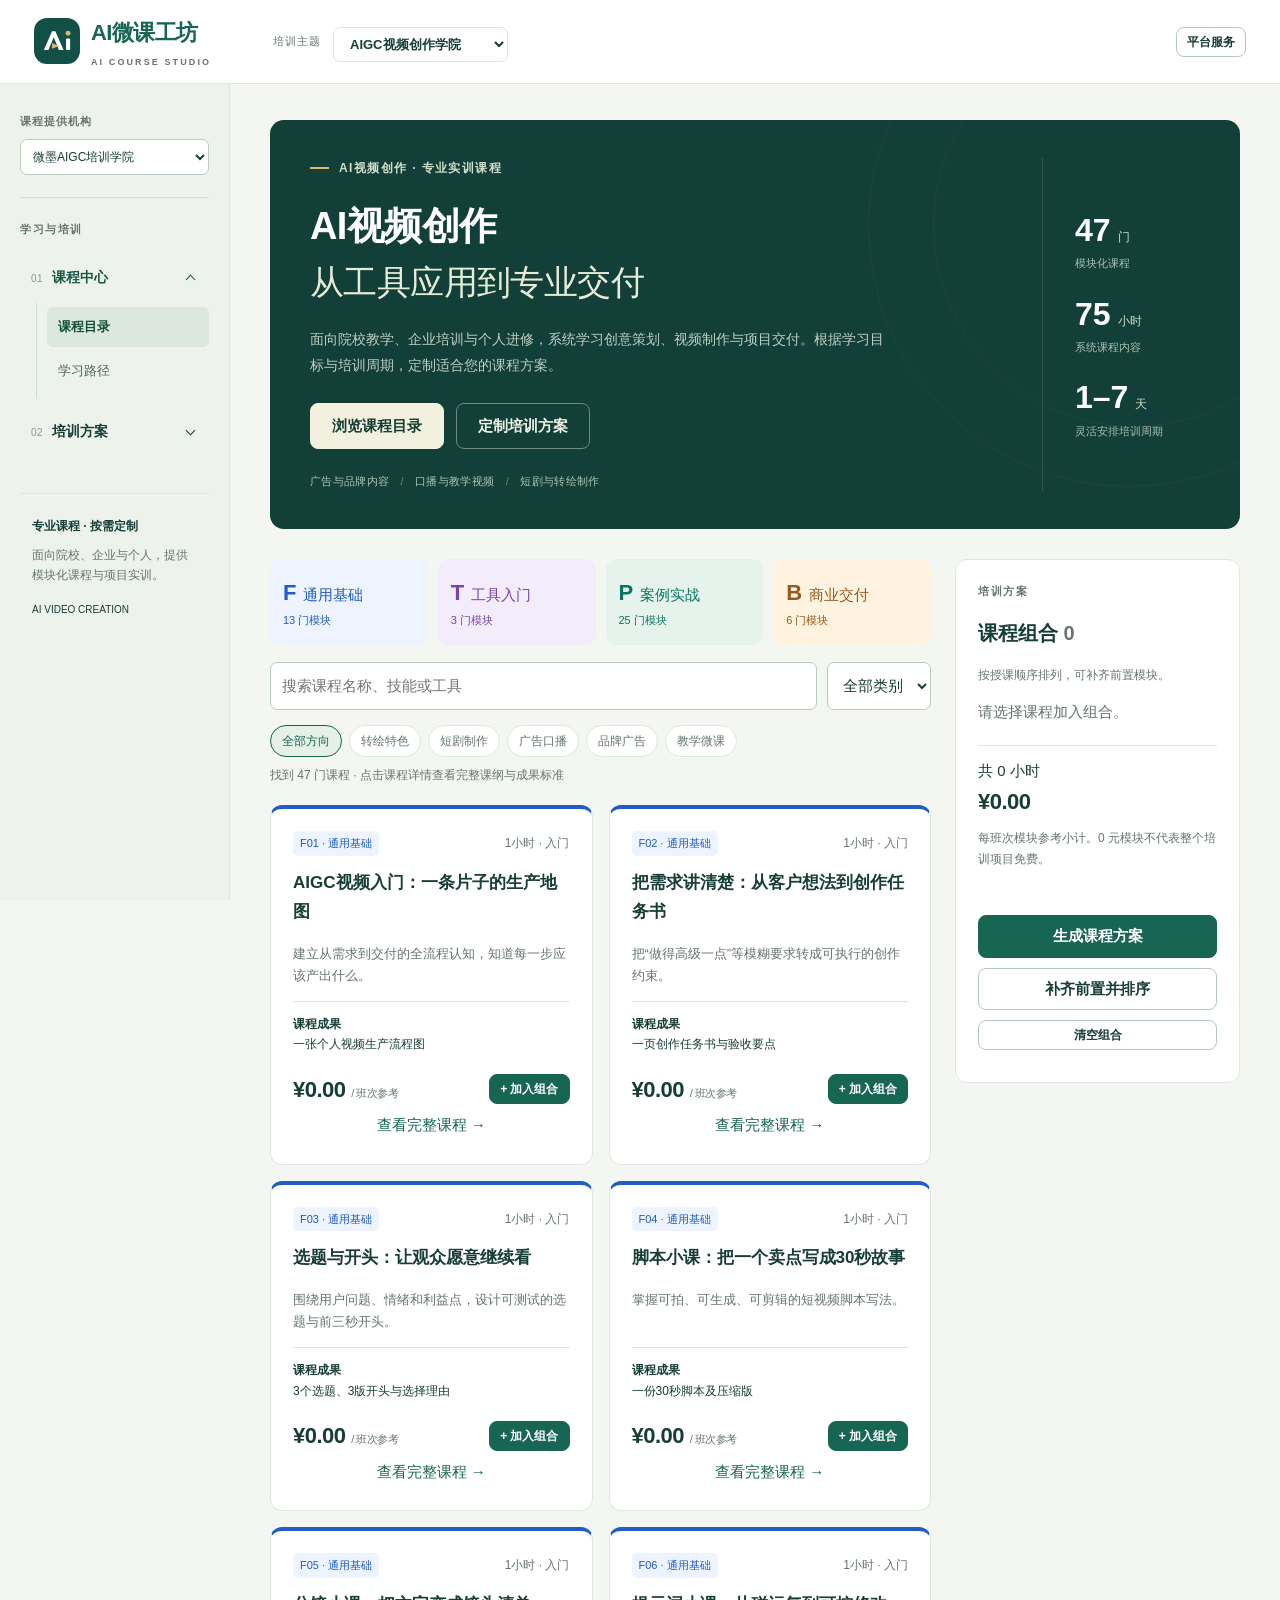
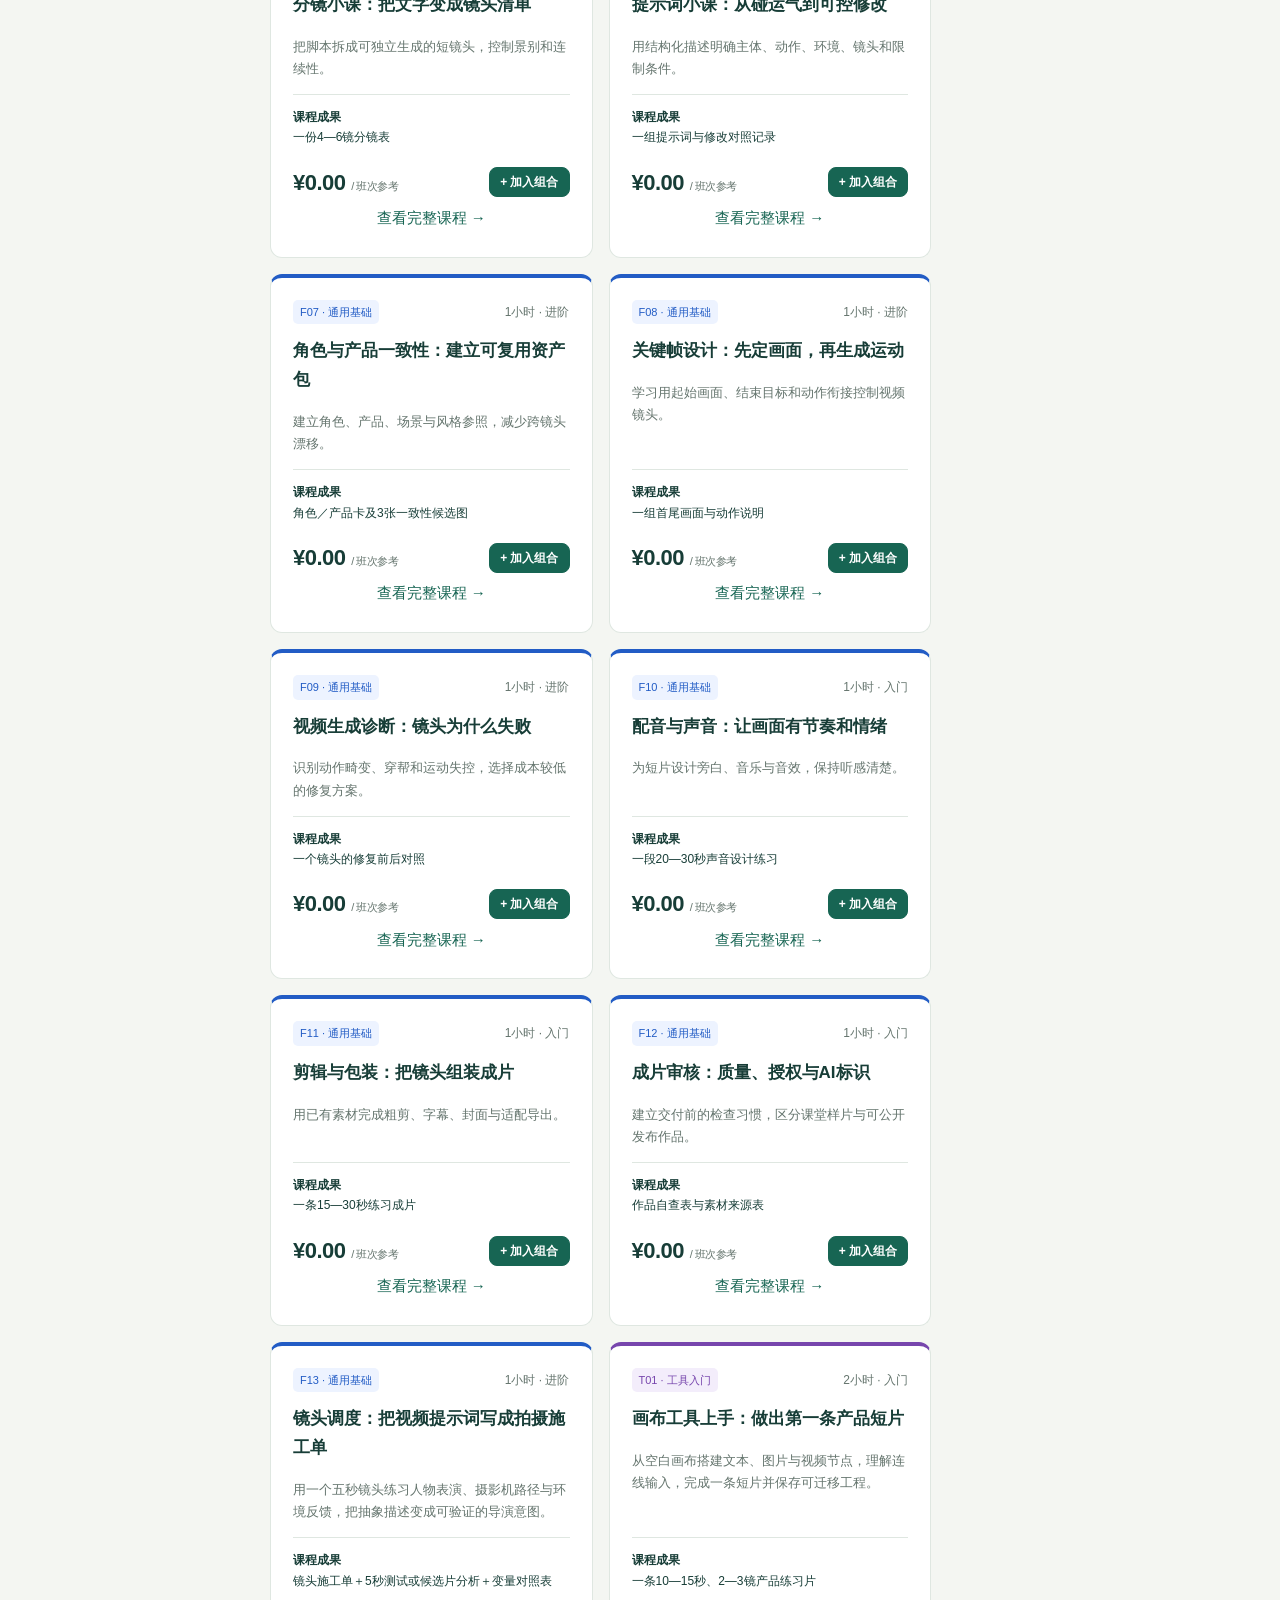
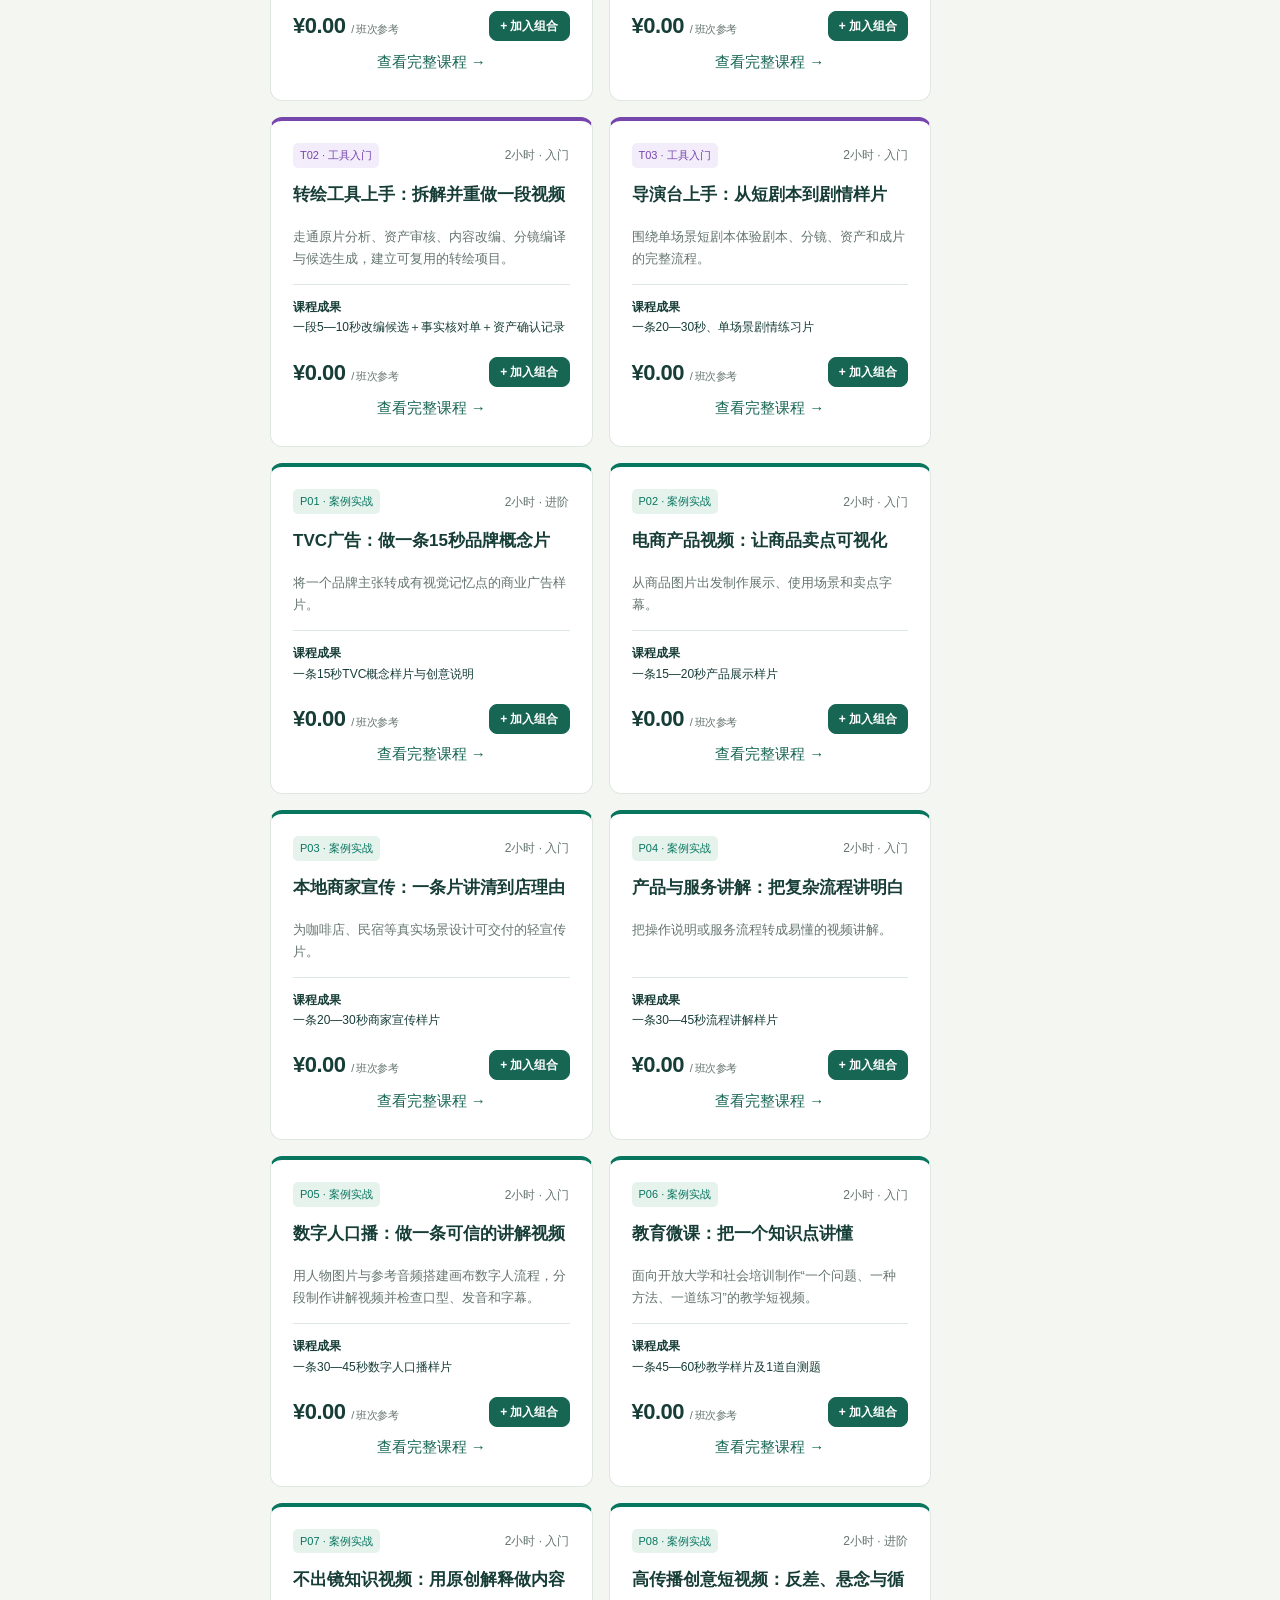
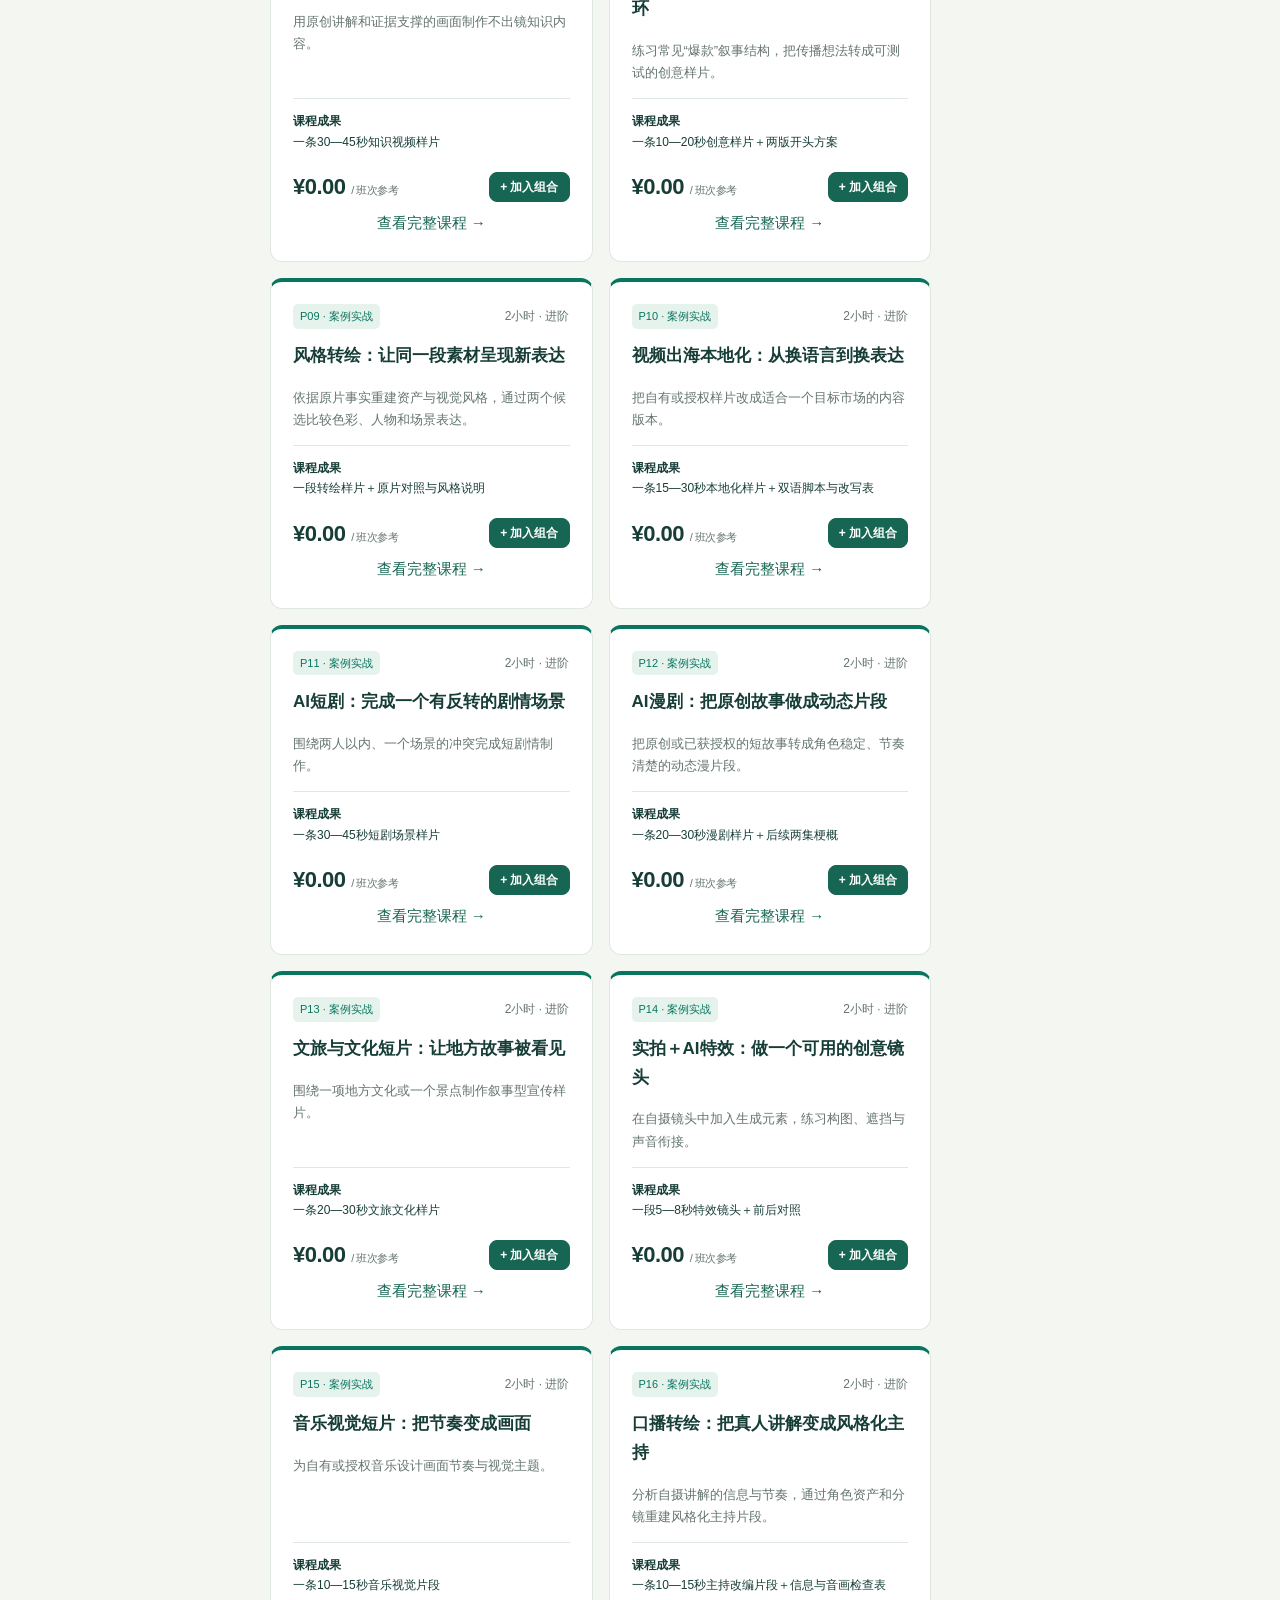
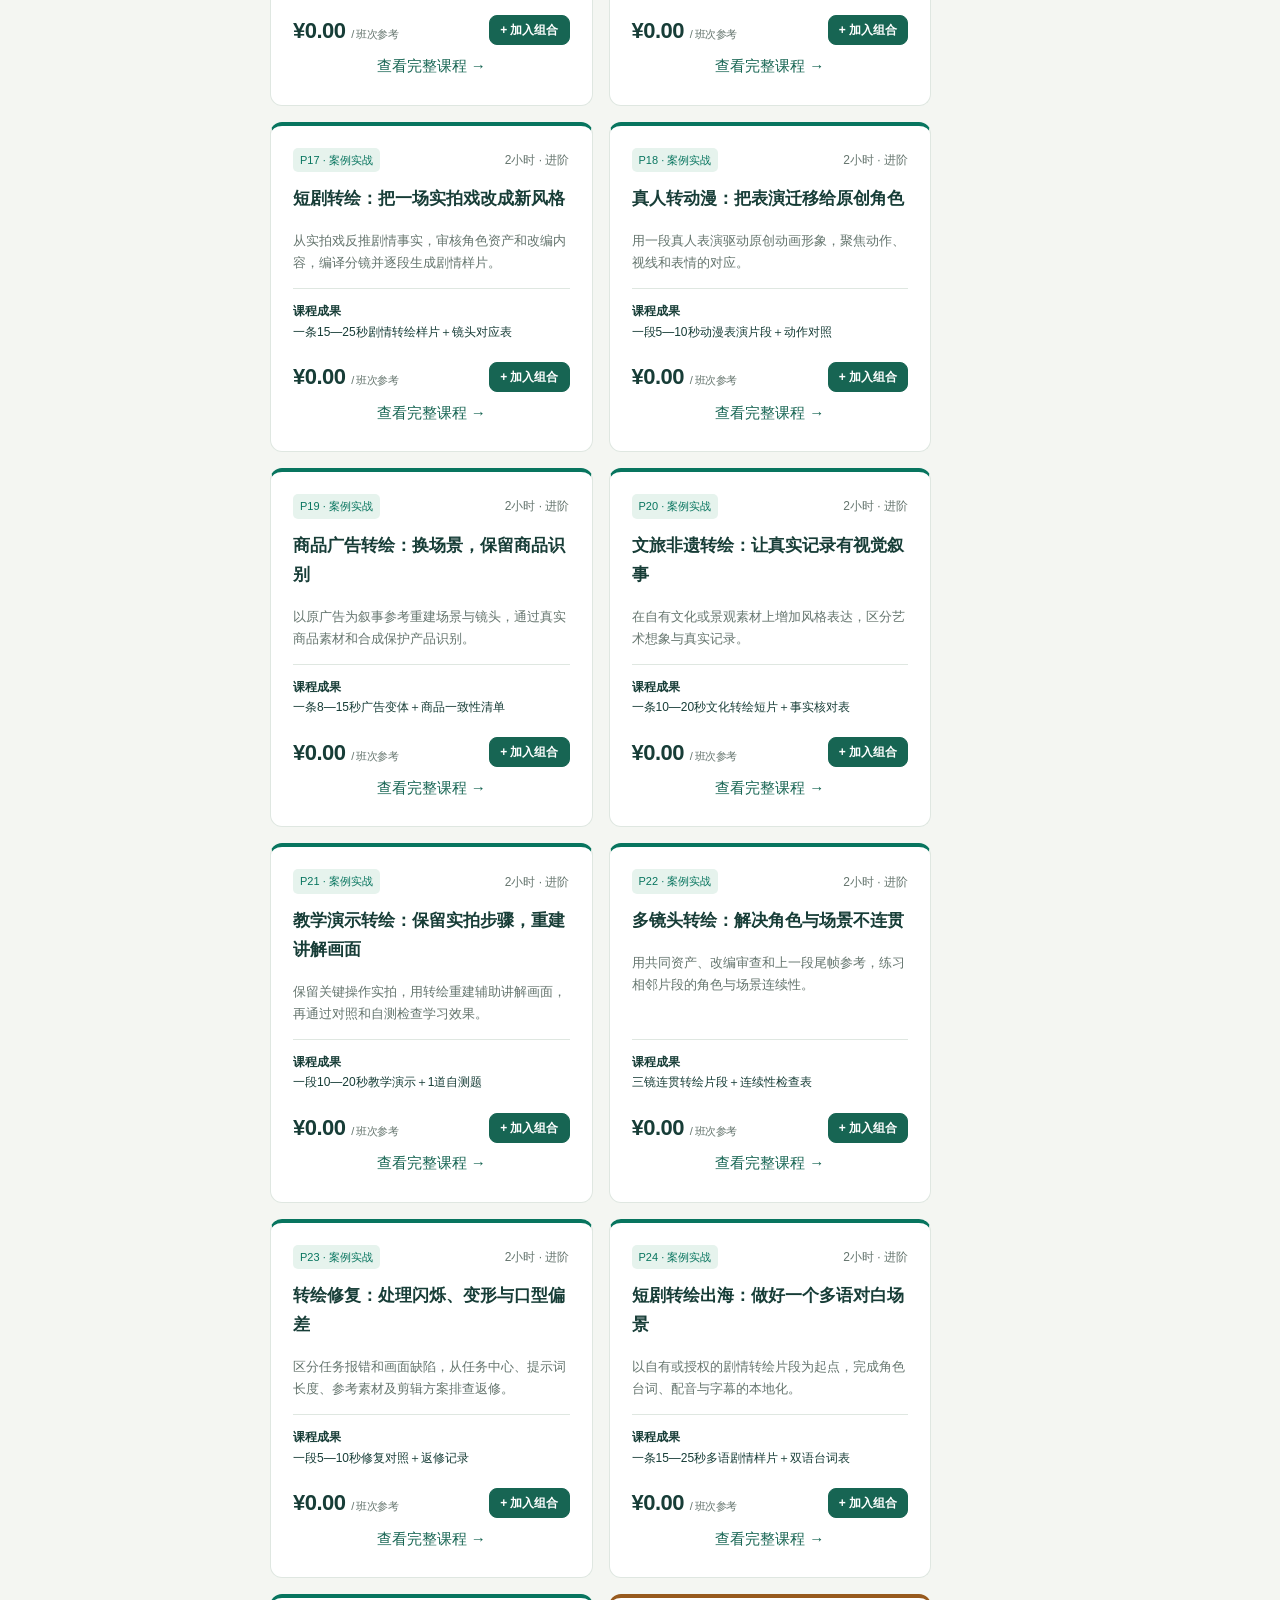
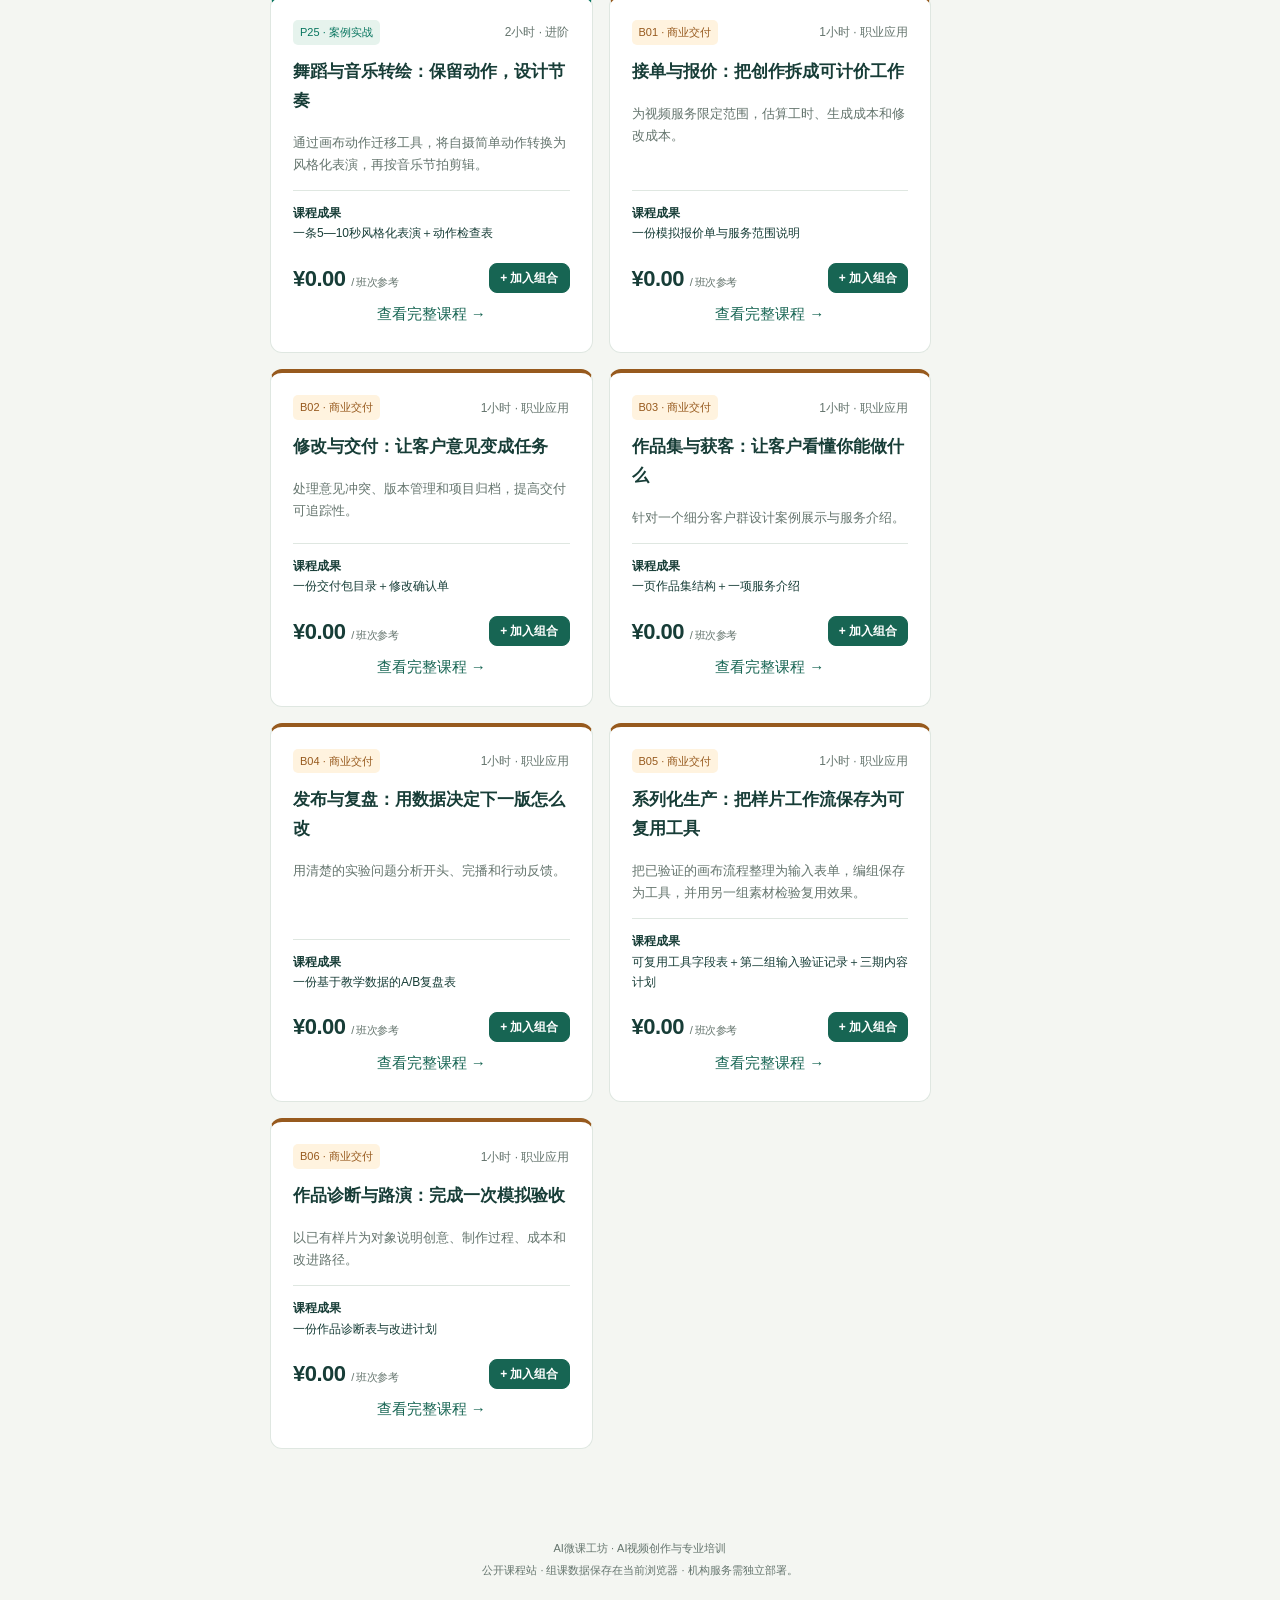
<file: index.html>
<!doctype html>
<html lang="zh-CN"><head><meta charset="utf-8"><meta name="viewport" content="width=device-width,initial-scale=1"><meta name="description" content="AI微课工坊，面向院校教学、企业培训与个人进修的AI视频创作课程。涵盖基础方法、工具应用、案例实训与项目交付，支持按需组合培训方案。"><title>AI微课工坊 · AI视频创作与专业培训</title><link rel="icon" type="image/svg+xml" href="public/logo.svg"><link rel="stylesheet" href="public/style.css"><script src="public/course-detail.js" defer></script><script src="public/organizations.js" defer></script><script src="public/assistant.js" defer></script><script src="public/studio.js" defer></script><script src="public/public-mode.js" defer></script><script src="public/app.js" defer></script></head>
<body><header class="topbar"><a class="brand" href="#catalog" aria-label="AI微课工坊首页"><img class="brand-logo" src="public/logo.svg" width="46" height="46" alt=""><span>AI微课工坊<small>AI COURSE STUDIO</small></span></a><label class="theme-select"><span>培训主题</span><select id="training-theme-select" aria-label="培训主题"></select></label><div class="userbar" id="userbar"></div></header>
<div class="layout"><aside class="sidebar noprint"><div class="institution-context"><label for="org-select" id="org-context-label">课程提供机构</label><select id="org-select" aria-labelledby="org-context-label"></select></div><div class="nav-label">学习与培训</div><nav id="navigation" aria-label="主导航"></nav><div class="sidebar-note"><b>专业课程 · 按需定制</b><p>面向院校、企业与个人，提供模块化课程与项目实训。</p><span>AI VIDEO CREATION</span></div></aside><main id="content" tabindex="-1"></main></div>
<div id="toast" role="status" aria-live="polite"></div><dialog id="dialog" aria-labelledby="dialog-title"><div id="dialog-content"></div></dialog><footer class="noprint">AI微课工坊 · AI视频创作与专业培训<span>公开课程站 · 组课数据保存在当前浏览器 · 机构服务需独立部署。</span></footer></body></html>
</file>
<file: public/style.css>
:root{--ink:#173d37;--muted:#65756e;--bg:#f4f6f2;--line:#dfe7e1;--green:#176553;--F:#225cc5;--T:#7746ad;--P:#08755f;--B:#975a1e}*{box-sizing:border-box}body{margin:0;font:15px/1.7 "Segoe UI","Microsoft YaHei",sans-serif;background:var(--bg);color:var(--ink)}button,input,select,textarea{font:inherit}button,a,input,select,textarea{outline-offset:4px}button{cursor:pointer}button:disabled{opacity:.5;cursor:not-allowed}a{color:var(--green);text-underline-offset:3px}.topbar{height:84px;background:#fff;border-bottom:1px solid var(--line);display:flex;align-items:center;gap:26px;padding:0 34px;position:sticky;top:0;z-index:5}.brand{display:flex;align-items:center;gap:12px;text-decoration:none;min-width:195px;font-size:21px;font-weight:750}.brandmark{display:grid;place-items:center;background:var(--green);color:white;width:44px;height:44px;border-radius:13px}.brand small{display:block;font-size:9px;letter-spacing:2.4px;line-height:1.3;color:var(--muted)}.theme-select{max-width:280px}.userbar{margin-left:auto;display:flex;gap:12px;align-items:center;font-size:13px}.layout{display:grid;grid-template-columns:230px minmax(0,1fr);max-width:1800px;margin:auto;min-height:calc(100vh - 140px)}.sidebar{border-right:1px solid var(--line);padding:32px 20px;background:#eef2ec}.nav-label,.eyebrow{font-size:11px;color:var(--muted);letter-spacing:1.5px;font-weight:700;margin-bottom:15px}.sidebar nav{display:grid;gap:5px}.sidebar nav a{text-decoration:none;color:#4b655d;padding:11px 16px;border-radius:9px}.sidebar nav a.active{background:#dfe9de;color:#12533f;font-weight:750}.nav-divider{border-top:1px solid #d5ded6;margin:20px 0 9px;padding-top:18px;font-size:11px;letter-spacing:1px;color:var(--muted)}.sidebar-note{margin-top:65px;padding:18px 12px;border-top:1px solid var(--line);font-size:12px}.sidebar-note p{color:var(--muted)}.sidebar-note span{font-size:10px}main{padding:36px 40px 70px;min-width:0}h1{font-size:30px;line-height:1.4;margin:0 0 9px;letter-spacing:-.7px}h2{font-size:22px;margin:0 0 15px}h3{font-size:17px;margin:5px 0 12px}h4{margin:16px 0 6px}p{margin:8px 0 14px}.muted,.hint{color:var(--muted)}.hint{font-size:12px}.pagehead{display:flex;justify-content:space-between;align-items:center;gap:20px;margin-bottom:25px}.pagehead p{margin:0}.hero{background:#184d42;color:#fff;padding:28px 32px;border-radius:17px;display:flex;justify-content:space-between;gap:25px;margin-bottom:26px}.hero .eyebrow{color:#b8d3b5}.hero p{color:#d6e6d6;max-width:640px}.hero-stat{display:flex;align-items:center;gap:28px;flex-shrink:0}.hero-stat b{display:block;font-size:36px}.hero-stat span{color:#bed6c7;font-size:12px}.btn{border:1px solid #b6c8bc;background:white;color:var(--ink);padding:9px 15px;border-radius:8px;font-weight:600;display:inline-flex;align-items:center;justify-content:center;gap:8px;text-decoration:none;line-height:1.5}.btn:hover{background:#edf5ed}.btn.primary{color:white;background:var(--green);border-color:var(--green)}.btn.primary:hover{background:#104d3e}.btn.danger{color:#a33232;border-color:#e4bebe}.btn.small{padding:5px 10px;font-size:12px}.textbtn{border:0;background:none;color:var(--green);padding:4px;cursor:pointer}.actions{display:flex;gap:9px;align-items:center;flex-wrap:wrap}.panel,.card{background:#fff;border:1px solid var(--line);border-radius:12px;padding:23px}.panel{margin-bottom:20px}.catalog-layout{display:grid;grid-template-columns:minmax(0,1fr) 285px;gap:24px}.catalog-main{min-width:0}.categories{display:grid;grid-template-columns:repeat(4,1fr);gap:10px;margin-bottom:17px}.category{border:1px solid transparent;border-radius:10px;padding:14px 12px;text-align:left;line-height:1.7}.category b{font-size:22px;margin-right:7px}.category small{display:block;font-size:11px}.category[aria-pressed=true]{outline:2px solid currentColor;outline-offset:-2px}.type-F{color:var(--F);background:#edf3ff}.type-T{color:var(--T);background:#f3edfb}.type-P{color:var(--P);background:#e6f3ed}.type-B{color:var(--B);background:#fff3df}.filters{display:flex;gap:10px;flex-wrap:wrap;margin:15px 0}.filters input{flex:1;min-width:180px}.filters select{width:auto;max-width:190px}.tags{display:flex;gap:7px;flex-wrap:wrap}.chip{font-size:12px;padding:5px 11px;border-radius:30px;background:white;border:1px solid var(--line);color:var(--muted)}.chip[aria-pressed=true]{border-color:var(--green);background:#e5f0e7;color:var(--green)}.course-grid{display:grid;grid-template-columns:repeat(2,minmax(0,1fr));gap:16px;margin-top:20px}.course{background:#fff;color:var(--ink);border:1px solid var(--line);border-top:4px solid currentColor;border-radius:12px;padding:22px;display:flex;flex-direction:column;min-width:0}.course.type-F{border-top-color:var(--F)}.course.type-T{border-top-color:var(--T)}.course.type-P{border-top-color:var(--P)}.course.type-B{border-top-color:var(--B)}.course.selected{box-shadow:0 0 0 2px #74a98b}.course h3{font-size:17px;margin:13px 0 8px}.course p{font-size:13px}.badge{font-size:11px;border-radius:5px;padding:3px 7px;display:inline-block;white-space:normal}.course-meta{display:flex;align-items:center;justify-content:space-between;gap:8px;font-size:12px;color:var(--muted)}.outcome{padding-top:12px;border-top:1px solid var(--line);font-size:12px;margin-top:auto}.price{font-size:22px;font-weight:750;letter-spacing:-.5px}.price small{font-size:11px;color:var(--muted);font-weight:400}.course-bottom{display:flex;align-items:center;justify-content:space-between;gap:8px;margin-top:16px}.cart{position:sticky;top:108px;align-self:start;padding:22px}.cart h2{font-size:20px}.cartitem{border-bottom:1px solid var(--line);padding:13px 0;font-size:13px}.cartitem .actions{justify-content:space-between}.cart-total{margin:20px 0;padding:12px 0;border-top:1px solid var(--line)}.cart .btn.block{display:flex;width:100%;margin:10px 0}.notice{border:1px solid #e8d4a3;background:#fff9ed;padding:14px 17px;border-radius:8px;font-size:13px;margin:15px 0;color:#785827}.notice ul{padding-left:18px;margin:0}.success{background:#edf7ef;border-color:#bdd8c3;color:#236541}.empty{padding:45px 15px;text-align:center;color:var(--muted);background:white;border:1px dashed var(--line);border-radius:12px}.form-grid{display:grid;grid-template-columns:repeat(2,minmax(0,1fr));gap:18px}.form-grid.cols3{grid-template-columns:repeat(3,minmax(0,1fr))}label{display:block;font-size:13px;font-weight:600}label>input,label>select,label>textarea{margin-top:6px}.full{grid-column:1/-1}input,select,textarea{width:100%;border:1px solid #bccbc0;border-radius:7px;padding:10px 11px;background:#fff;color:var(--ink);min-width:0}textarea{resize:vertical;min-height:85px}input[type=checkbox]{width:auto;margin:0 8px 0 0}input[type=file]{font-size:12px}.check{font-weight:400;display:flex;align-items:center}.form-actions{padding-top:20px;margin-top:20px;border-top:1px solid var(--line)}fieldset{border:1px solid var(--line);border-radius:11px;margin:20px 0;padding:23px}legend{font-size:17px;font-weight:700;padding:0 10px}.unit-row{padding:15px;margin-bottom:12px;border:1px solid var(--line);border-radius:8px;background:#fafbf9;display:grid;grid-template-columns:95px 1fr 35px;gap:10px}.unit-row textarea{grid-column:1/-1}.unit-row .activity{grid-column:1/-1}.table-wrap{overflow-x:auto}table{border-collapse:collapse;width:100%;font-size:13px}th{text-align:left;background:#f1f5ef;color:var(--muted);font-weight:600;padding:11px 13px;white-space:nowrap}td{padding:14px 13px;border-bottom:1px solid var(--line);vertical-align:top}.row-title{font-weight:650}.row-title small{display:block;font-weight:400;font-size:11px;color:var(--muted)}.stats{display:grid;grid-template-columns:repeat(3,1fr);gap:18px;margin-bottom:25px}.stat{background:white;padding:25px;border:1px solid var(--line);border-radius:12px}.stat b{display:block;font-size:34px}.stat small{color:var(--muted)}.doc{max-width:1000px;margin:auto;background:#fff;padding:35px;border:1px solid var(--line);border-radius:12px}.doc h2{margin-top:30px}.doc .module-doc{margin:18px 0;padding:18px;border:1px solid var(--line);border-radius:8px}.doc ul{padding-left:20px}.doc .lesson-step{border-left:3px solid #cedfd0;padding-left:14px;margin:12px 0}.doc p{white-space:pre-line}.summary{display:flex;gap:9px;flex-wrap:wrap;font-size:12px;margin:15px 0}.summary span{background:#edf3ec;border-radius:5px;padding:5px 10px}.grid2{display:grid;grid-template-columns:repeat(2,minmax(0,1fr));gap:20px}.linkbox{padding:15px;background:#eef5ed;word-break:break-all}.history-item{padding:12px;border-bottom:1px solid var(--line);font-size:12px}.codebox{white-space:pre-wrap;overflow-wrap:anywhere;font:13px/1.8 "Microsoft YaHei",sans-serif;padding:22px;background:#f5f7f2;border-radius:8px;max-height:400px;overflow:auto}dialog{width:min(850px,94vw);max-height:90vh;border:1px solid var(--line);border-radius:15px;padding:30px;color:var(--ink)}dialog::backdrop{background:#122d2866;backdrop-filter:blur(3px)}.dialoghead{display:flex;justify-content:space-between;gap:20px;align-items:center;margin-bottom:18px}.dialoghead h2{margin:0}.error{color:#a13535;white-space:pre-wrap;font-size:13px;padding:10px 0}#toast{position:fixed;bottom:25px;left:50%;transform:translateX(-50%);background:#173d37;color:white;border-radius:9px;padding:12px 22px;box-shadow:0 4px 20px #153b3422;z-index:50;max-width:90%;display:none}footer{text-align:center;font-size:11px;color:var(--muted);padding:20px}.sr-only{position:absolute;clip:rect(0,0,0,0);width:1px;height:1px;overflow:hidden}.loading{padding:80px;text-align:center;color:var(--muted)}.loading:before{content:'●';display:block;color:var(--green);font-size:25px;animation:pulse 1s infinite}@keyframes pulse{50%{opacity:.2}}@media(max-width:1200px){main{padding:25px}.layout{grid-template-columns:190px minmax(0,1fr)}.catalog-layout{grid-template-columns:minmax(0,1fr) 250px}.course-grid{grid-template-columns:1fr}.hero-stat{gap:18px}.hero-stat b{font-size:28px}}@media(max-width:850px){.topbar{padding:12px 18px;height:auto;flex-wrap:wrap;gap:12px}.brand{min-width:150px}.theme-select{max-width:230px}.userbar{font-size:12px}.layout{display:block}.sidebar{padding:12px 18px;border-right:0;border-bottom:1px solid var(--line)}.sidebar nav{display:flex;overflow-x:auto;gap:6px;white-space:nowrap}.sidebar nav a{padding:8px 12px}.nav-label,.nav-divider,.sidebar-note{display:none}.catalog-layout{grid-template-columns:1fr}.cart{position:static}.course-grid{grid-template-columns:repeat(2,minmax(0,1fr))}.hero{padding:23px}.hero-stat{display:none}.form-grid.cols3{grid-template-columns:repeat(2,minmax(0,1fr))}.grid2{grid-template-columns:1fr}}@media(max-width:560px){main{padding:22px 15px 45px}.topbar{gap:10px}.brand{font-size:18px}.brandmark{width:36px;height:36px}.theme-select{width:calc(100% - 165px)}.userbar{width:100%;justify-content:flex-end}.course-grid{grid-template-columns:1fr}.categories{grid-template-columns:repeat(2,1fr)}h1{font-size:25px}.pagehead{align-items:flex-start;flex-direction:column}.form-grid,.form-grid.cols3{grid-template-columns:1fr}.panel,.card,fieldset,.doc{padding:18px}.stats{gap:8px}.stat{padding:15px 10px}.stat b{font-size:26px}.filters select{max-width:100%}.filters input{min-width:100%}dialog{padding:20px}.course-bottom{flex-wrap:wrap}.hero{padding:22px}.btn{font-size:13px}.doc h2{font-size:19px}}@media print{body{background:white;font-size:11pt}.topbar,.sidebar,.noprint,footer,#toast,dialog{display:none!important}.layout{display:block}main{padding:0}.doc{border:0;padding:0;max-width:none}.module-doc{break-inside:avoid}.btn{display:none}h2,h3{break-after:avoid}}

button,a{transition:background-color .18s,border-color .18s}summary{cursor:pointer}:focus-visible{outline:3px solid #468e75;outline-offset:3px}.path-flow{display:grid;grid-template-columns:repeat(4,minmax(0,1fr));gap:14px;margin-bottom:25px}.path-flow>div{padding:22px;border-radius:12px}.path-flow b{display:block;font-size:20px}.path-flow p{font-size:13px}.path-nodes{display:flex;flex-wrap:wrap;gap:6px}.quote-doc{padding:24px 0;border-bottom:1px solid var(--line)}@media(max-width:850px){.path-flow{grid-template-columns:repeat(2,minmax(0,1fr))}}@media(max-width:560px){.path-flow{grid-template-columns:1fr}.btn.small{min-height:34px}.sidebar nav a{min-height:42px}}@media(prefers-reduced-motion:reduce){*,*:before,*:after{animation:none!important;transition:none!important}}

/* Brand, information hierarchy and grouped navigation */
.brand{min-width:215px;gap:11px;font-size:22px;letter-spacing:-.6px}.brand-logo{flex-shrink:0}.brand small{letter-spacing:2.1px;font-size:9px;margin-top:5px}.topbar{gap:24px}.theme-select{font-weight:400}.theme-select select{font-size:13px;border-color:#dfe6e1;padding:8px 30px 8px 12px}.sidebar{position:sticky;top:84px;height:calc(100vh - 84px);overflow-y:auto;padding-top:28px}.sidebar-note{margin-top:36px;padding-top:22px}.sidebar nav{gap:8px}.nav-group{min-width:0}.nav-group>summary{display:flex;align-items:center;gap:9px;padding:13px 11px;list-style:none;font-size:14px;font-weight:650;border-radius:8px;user-select:none}.nav-group>summary::-webkit-details-marker,.account-menu>summary::-webkit-details-marker{display:none}.nav-group>summary:hover{background:#e2eae0}.nav-index{font-size:10px;color:#869b8e;letter-spacing:.5px;font-weight:500}.chevron{width:7px;height:7px;display:inline-block;border-right:1.5px solid currentColor;border-bottom:1.5px solid currentColor;transform:rotate(45deg);margin-left:auto;margin-right:4px;margin-top:-4px;flex-shrink:0}details[open]>summary>.chevron{transform:rotate(225deg);margin-top:3px}.nav-group.current-group>summary{color:#145846}.nav-submenu{display:grid;gap:4px;padding:4px 0 8px 10px;border-left:1px solid #cfdcd0;margin-left:16px}.sidebar nav .nav-submenu a{padding:9px 11px;font-size:13px;border-radius:6px}.sidebar nav .nav-submenu a.active{background:#dbe8db;color:#124f3a}.account-menu{position:relative}.account-menu>summary{display:flex;align-items:center;gap:10px;list-style:none;padding:6px 0}.account-avatar{display:grid;place-items:center;background:#e4eee5;color:#155343;border:1px solid #d1e1d4;width:33px;height:33px;border-radius:50%;font-size:12px;font-weight:700}.account-name{max-width:150px;white-space:nowrap;overflow:hidden;text-overflow:ellipsis}.account-dropdown{position:absolute;right:0;top:calc(100% + 12px);width:200px;background:white;padding:16px;border:1px solid var(--line);border-radius:10px;box-shadow:0 10px 30px #123a3214;z-index:20}.account-dropdown p{font-size:12px;color:var(--muted);margin:0 0 10px}.account-dropdown a{display:block;padding:8px 0;text-decoration:none}.account-dropdown .btn{width:100%;margin-top:10px}footer span{display:block;margin-top:4px}
.catalog-hero{position:relative;overflow:hidden;background:#123f37;padding:38px 40px;gap:35px;border-radius:14px;margin-bottom:30px}.catalog-hero:before{content:'';position:absolute;width:520px;height:520px;border:1px solid #ffffff09;border-radius:50%;right:-150px;top:-155px;pointer-events:none}.catalog-hero:after{content:'';position:absolute;width:400px;height:400px;border:1px solid #ffffff09;border-radius:50%;right:-95px;top:-95px;pointer-events:none}.hero-copy{position:relative;z-index:1;max-width:740px}.catalog-hero .eyebrow{font-size:12px;letter-spacing:1.4px;color:#d1dfcb;margin-bottom:21px;display:flex;align-items:center;gap:10px}.catalog-hero .eyebrow>span{display:inline-block;width:19px;height:2px;background:#d8b971}.catalog-hero h1{font-size:38px;line-height:1.45;font-weight:700;letter-spacing:-.6px}.catalog-hero h1 em{font-style:normal;color:#e7ecd9;font-weight:500;font-size:34px}.catalog-hero p{font-size:14px;line-height:1.9;max-width:575px;color:#bed0c5;margin-top:16px}.hero-actions{margin-top:24px;gap:12px}.btn.hero-primary{background:#f2f0de;border-color:#f2f0de;color:#153f32;padding:11px 21px}.btn.hero-primary:hover{background:#fff}.btn.hero-secondary{background:transparent;border-color:#6c8b7d;color:#f1f4e9;padding:11px 21px}.btn.hero-secondary:hover{background:#ffffff0a}.hero-topics{font-size:11px;margin-top:23px;color:#adc5b4;letter-spacing:.3px}.hero-topics span{color:#6c8a79;padding:0 8px}.hero-metrics{position:relative;z-index:1;flex:0 0 158px;border-left:1px solid #ffffff20;padding-left:32px;display:flex;flex-direction:column;justify-content:center;gap:20px}.hero-metrics>div{display:flex;flex-direction:column;gap:2px}.hero-metrics strong{font-size:32px;font-weight:600;line-height:1.35;font-variant-numeric:tabular-nums}.hero-metrics small{font-size:12px;font-weight:400;margin-left:7px;color:#d6dfcb}.hero-metrics>div>span{font-size:11px;color:#a9c0b2}.catalog-main{scroll-margin-top:104px}

/* A flat editorial course view: no nested document frames. */
dialog.course-dialog{width:min(1180px,96vw);padding:0;border:0;border-radius:14px;max-height:92vh;box-shadow:0 28px 90px #0c312b33}.course-dialog .dialoghead{position:sticky;top:0;z-index:4;background:#fff;padding:16px 30px;margin:0;border-bottom:1px solid var(--line)}.course-dialog .dialoghead h2{font-size:13px;color:var(--muted);font-weight:500}.course-detail{padding:0 32px 32px;background:white}.detail-heading{padding:30px 0 24px;border-bottom:1px solid var(--line)}.detail-badges{display:flex;gap:14px;align-items:center;margin-bottom:14px;font-size:12px;color:var(--muted)}.detail-heading h2{font-size:28px;line-height:1.5;margin-bottom:10px;max-width:880px}.detail-heading p{margin:0;color:var(--muted);max-width:850px}.detail-layout{display:grid;grid-template-columns:minmax(0,1fr) 250px;gap:36px}.detail-main{min-width:0}.detail-tabs{display:flex;gap:28px;border-bottom:1px solid var(--line);margin-bottom:28px;background:white;position:sticky;top:67px;z-index:2}.detail-tabs button{background:none;border:0;border-bottom:2px solid transparent;color:var(--muted);padding:19px 0 14px;font-size:14px;white-space:nowrap}.detail-tabs button[aria-selected=true]{border-bottom-color:var(--green);color:var(--green);font-weight:700}.detail-section{padding:0 0 24px;margin-bottom:24px;border-bottom:1px solid #e9eee9}.detail-section:last-child{border-bottom:0;margin-bottom:0}.detail-section h3,.resource-intro h3{font-size:17px;margin:0 0 13px}.detail-section p{font-size:14px;line-height:1.9;white-space:pre-line;overflow-wrap:anywhere}.detail-section ul{padding-left:20px;color:#52675d;font-size:14px}.objective-list{padding:0;list-style:none;display:grid;gap:14px}.objective-list li{display:flex;align-items:flex-start;gap:13px;font-size:14px}.objective-list li>span{font-size:11px;display:grid;place-items:center;flex:0 0 26px;height:26px;background:#edf3e9;border-radius:50%;color:#3b7052}.detail-columns{display:grid;grid-template-columns:1.1fr 1fr;gap:24px}.detail-columns .detail-section{margin:0 0 24px}.deliverable{border-left:3px solid #b4cfb1;padding:8px 0 8px 15px;margin-top:18px;background:#f6f8f3}.deliverable>span{font-size:11px;color:#608169}.deliverable p{margin:5px 0 0;font-weight:500}.detail-facts{padding:28px 0 0 25px;border-left:1px solid var(--line);align-self:start;position:sticky;top:90px}.detail-price-label{font-size:12px;color:var(--muted)}.detail-price{font-size:31px;font-weight:650;letter-spacing:-.5px;margin:6px 0}.detail-facts dl{border-top:1px solid var(--line);margin:22px 0;padding-top:12px}.detail-facts dt{font-size:11px;color:var(--muted);margin-top:14px}.detail-facts dd{font-size:13px;margin:4px 0 0;overflow-wrap:anywhere}.detail-facts .block{width:100%}.detail-version{font-size:10px;color:var(--muted);margin-top:17px}.section-heading{display:flex;align-items:center;justify-content:space-between;gap:16px;margin-bottom:22px}.section-heading h3{font-size:17px;margin:0}.section-heading>span{font-size:12px;color:var(--muted);white-space:nowrap}.syllabus-timeline{list-style:none;padding:0;margin:0}.syllabus-timeline>li{display:flex;gap:18px;position:relative;padding-bottom:26px}.syllabus-timeline>li:before{content:'';position:absolute;left:16px;top:36px;bottom:4px;width:1px;background:#d8e5d7}.syllabus-timeline>li:last-child:before{display:none}.step-number{background:#e9f1e5;width:33px;height:33px;flex-shrink:0;display:grid;place-items:center;border-radius:50%;font-size:12px;font-weight:650;color:#3c7351}.step-content{flex:1;min-width:0}.step-title{display:flex;justify-content:space-between;gap:12px;align-items:baseline}.step-title h4{font-size:15px;margin:3px 0 8px}.step-title>span{font-size:11px;color:#687e6e;white-space:nowrap}.step-content ul{padding-left:18px;font-size:13px;margin:8px 0 14px;color:#52675d}.step-activity{font-size:12px;line-height:1.8;color:#667b6c;background:#f5f7f2;padding:11px 13px;border-radius:5px}.step-activity strong{display:block;color:#466753;font-size:11px;margin-bottom:3px}.method-card{border-bottom:1px solid var(--line);padding:13px 0}.method-card summary{font-size:14px}.method-card ul{font-size:13px}.resource-intro p{font-size:13px}.resource-group{padding:21px 0;border-top:1px solid var(--line)}.resource-group-heading{display:flex;gap:14px;align-items:center;margin-bottom:14px}.resource-symbol{width:42px;height:45px;display:grid;place-items:center;background:#fff0e7;color:#b4663b;border-radius:7px;flex-shrink:0;font-size:11px;font-weight:700;letter-spacing:.5px}.resource-symbol.video{background:#e9f2e9;color:#4b7a56;font-size:15px}.resource-symbol.file{background:#ebf0f9;color:#557199}.resource-group-heading h4{margin:0;font-size:15px}.resource-group-heading p{font-size:11px;color:var(--muted);margin:3px 0 0}.resource-count{margin-left:auto;font-size:11px;color:#7e8d82;white-space:nowrap}.resource-empty{background:#f7f8f5;border-radius:6px;padding:20px;font-size:13px;color:#7a8a7f}.resource-entry{display:flex;gap:12px;align-items:center;justify-content:space-between;border-top:1px dashed var(--line);padding:15px 0}.resource-entry strong{display:block;font-size:13px;overflow-wrap:anywhere}.resource-entry>div:first-child{min-width:0}.resource-entry .hint{display:block;margin-top:4px;font-size:11px}.resource-entry .actions{flex-shrink:0}.resource-preview{margin:28px 0 10px;padding-top:22px;border-top:1px solid var(--line)}.resource-preview video{width:100%;max-height:480px;background:#13231f;border-radius:8px}.resource-preview iframe{width:100%;height:560px;border:1px solid var(--line);border-radius:7px}.resource-preview h3{font-size:14px;overflow-wrap:anywhere}
@media(min-width:1600px){.catalog-hero h1{font-size:44px}.catalog-hero h1 em{font-size:39px}}
@media(max-width:1200px){.catalog-hero{padding:30px;gap:24px}.catalog-hero h1{font-size:32px}.catalog-hero h1 em{font-size:28px}.hero-metrics{flex-basis:120px;padding-left:22px}.hero-topics span{padding:0 3px}.brand{min-width:215px}.nav-index{display:none}.sidebar{padding-left:14px;padding-right:14px}}
@media(max-width:850px){.sidebar{position:relative;top:auto;height:auto;overflow:visible;padding:9px 16px;z-index:4}.sidebar nav{position:relative;display:grid;grid-auto-flow:column;grid-auto-columns:minmax(0,1fr);overflow:visible;gap:8px;white-space:normal}.nav-group>summary{padding:10px 12px;font-size:13px;gap:6px;justify-content:center}.nav-group .chevron{margin-left:6px}.nav-group.current-group>summary{background:#dfeadd}.nav-submenu{position:absolute;left:0;right:0;top:calc(100% + 6px);border:1px solid #d9e4d8;background:#fff;box-shadow:0 14px 24px #193c3017;border-radius:10px;margin:0;padding:10px;grid-template-columns:repeat(2,minmax(0,1fr));z-index:10}.sidebar nav .nav-submenu a{padding:12px}.hero-metrics{display:flex;flex-basis:125px}.catalog-hero{gap:24px}.detail-layout{grid-template-columns:minmax(0,1fr) 205px;gap:25px}.detail-facts{padding-left:20px}.detail-heading h2{font-size:25px}.detail-columns{grid-template-columns:1fr;gap:0}.course-detail{padding:0 24px 24px}}
@media(max-width:560px){.topbar{display:grid;grid-template-columns:minmax(0,1fr) auto;padding:12px 16px;gap:10px 12px}.brand{min-width:0;font-size:20px;gap:9px}.brand-logo{width:38px;height:38px}.brand small{font-size:8px;letter-spacing:1.6px;margin-top:3px}.userbar{width:auto;margin-left:0;grid-column:2;grid-row:1}.theme-select{grid-column:1/-1;grid-row:2;width:100%;max-width:100%}.theme-select select{padding:7px 12px;font-size:12px}.account-name{display:none}.account-menu .chevron{display:none}.account-avatar{width:32px;height:32px}.account-dropdown{width:180px}.userbar .btn{font-size:11px;padding:7px 10px}.sidebar{padding:7px 15px}.nav-group>summary{padding:9px 6px;font-size:12px}.nav-group .chevron{width:6px;height:6px}.catalog-hero{padding:25px 22px;display:block;margin-bottom:24px}.catalog-hero .eyebrow{font-size:10px;margin-bottom:17px}.catalog-hero h1{font-size:29px}.catalog-hero h1 em{font-size:23px;letter-spacing:-.7px}.catalog-hero p{font-size:12px;margin-top:15px}.hero-actions{gap:8px;margin-top:20px}.btn.hero-primary,.btn.hero-secondary{font-size:12px;padding:9px 12px}.hero-topics{font-size:10px;line-height:1.9;margin-top:18px}.hero-metrics{border-left:0;border-top:1px solid #ffffff20;flex-direction:row;padding:20px 0 0;margin-top:22px;gap:10px;justify-content:space-between}.hero-metrics strong{font-size:25px}.hero-metrics small{font-size:10px;margin-left:4px}.hero-metrics>div>span{font-size:9px}.catalog-main{scroll-margin-top:135px}dialog.course-dialog{width:100vw;max-width:100vw;max-height:96dvh;margin:auto 0 0;border-radius:14px 14px 0 0}.course-dialog .dialoghead{padding:12px 18px}.course-detail{padding:0 18px 24px}.detail-heading{padding:22px 0}.detail-heading h2{font-size:22px}.detail-heading p{font-size:13px}.detail-layout{display:block}.detail-tabs{gap:25px;top:59px;margin-bottom:23px}.detail-tabs button{font-size:13px}.detail-facts{position:static;padding:22px 0 0;border-left:0;border-top:1px solid var(--line);margin-top:24px}.detail-facts dl{display:grid;grid-template-columns:80px 1fr;gap:12px;margin:16px 0}.detail-facts dt,.detail-facts dd{margin:0}.detail-price{font-size:27px}.detail-section p,.objective-list li{font-size:13px}.section-heading{align-items:flex-start;gap:10px}.section-heading h3{font-size:16px}.section-heading>span{font-size:11px}.resource-group-heading{gap:10px}.resource-group-heading p{font-size:10px}.resource-entry{align-items:flex-start;flex-direction:column}.resource-empty{font-size:12px;padding:16px}.resource-preview iframe{height:430px}.syllabus-timeline>li{gap:12px}.step-title{align-items:flex-start}.step-title h4{font-size:14px}.step-content ul{font-size:12px}.detail-badges{gap:10px;font-size:11px}}
@media print{.sidebar{display:none}.layout{display:block}.account-menu{display:none}}
:root{--org-blue:#315ee7}
.org-metrics{display:grid;grid-template-columns:repeat(4,minmax(0,1fr));gap:16px;margin:24px 0}.org-metrics>div{display:flex;align-items:baseline;gap:14px;padding:20px 24px;background:#fff;border:1px solid var(--line);border-radius:14px}.org-metrics strong{font-size:30px;letter-spacing:-1px;color:var(--org-blue)}.org-metrics span{font-size:13px;color:var(--muted)}.org-directory{display:grid;grid-template-columns:230px minmax(0,1fr);gap:24px;margin:24px 0}.department-sidebar{border:1px solid var(--line);background:#fff;border-radius:16px;padding:20px 12px;align-self:start}.department-sidebar h2{font-size:15px;padding:0 10px;margin:0 0 16px}.department-sidebar .hint{padding:0 10px;margin-top:18px}.department-node{display:flex;justify-content:space-between;gap:8px;align-items:center;width:100%;text-align:left;background:none;border:0;border-radius:8px;padding:11px 12px;cursor:pointer;color:inherit;font:inherit;font-size:13px;overflow-wrap:anywhere}.department-node span{color:var(--muted);font-size:11px}.department-node.selected{color:var(--org-blue);background:#eef3ff;font-weight:650}.department-node:hover{background:#f4f6fb}.depth-1{padding-left:28px}.depth-2{padding-left:44px}.depth-3{padding-left:60px}.depth-4{padding-left:76px}.depth-5{padding-left:92px}.org-directory-main{min-width:0;background:#fff;border:1px solid var(--line);border-radius:16px;padding:20px}.org-filter{display:flex;gap:14px;align-items:flex-end;margin-bottom:20px;flex-wrap:wrap}.org-filter label{flex:1;min-width:145px}.org-filter label:first-child{flex:2;min-width:180px}.directory-table td{vertical-align:middle}.directory-table small{display:block;color:var(--muted);font-size:12px;margin-top:5px;overflow-wrap:anywhere}.org-badge{display:inline-flex;border:1px solid #dfe5ef;background:#f5f7fc;border-radius:6px;padding:3px 8px;font-size:11px;line-height:1.5;margin:2px 3px 2px 0;white-space:nowrap}.org-badge.good{color:#16744f;background:#eefaf3;border-color:#cce9d9}.org-invitations summary{cursor:pointer;font-weight:650}.org-invitations .table-wrap{margin-top:18px}.org-tree-heading{display:flex;justify-content:space-between;gap:20px;padding-bottom:20px;border-bottom:1px solid var(--line)}.org-tree-heading span{font-size:13px;color:var(--muted)}.department-row{display:flex;justify-content:space-between;align-items:center;gap:16px;padding-top:18px;padding-bottom:18px;border-bottom:1px solid var(--line)}.department-row b{font-size:15px}.department-row small{display:block;color:var(--muted);margin:6px 0 0 25px;font-size:12px}.department-icon{color:var(--org-blue);margin-right:10px}.org-cards{display:grid;grid-template-columns:repeat(2,minmax(0,1fr));gap:20px}.org-cards>.panel{margin:0;min-width:0}.org-card-title{display:flex;justify-content:space-between;align-items:flex-start;gap:14px}.org-card-title h2{font-size:20px;margin:0}.org-facts{display:grid;grid-template-columns:90px minmax(0,1fr);gap:12px;font-size:13px;margin:25px 0}.org-facts dt{color:var(--muted)}.org-facts dd{margin:0;overflow-wrap:anywhere}.org-pagination{display:flex;justify-content:space-between;gap:16px;align-items:center;margin-top:20px;font-size:13px;color:var(--muted)}.membership-line+.membership-line{margin-top:10px}.org-membership-list article{display:flex;align-items:center;justify-content:space-between;gap:16px;padding:15px 0;border-bottom:1px solid var(--line);margin-bottom:15px}.org-membership-list p{font-size:13px;color:var(--muted)}.initial-password{display:block;padding:16px;background:#f0f4fb;border-radius:10px;font-size:17px;overflow-wrap:anywhere;user-select:all}
@media(max-width:1100px){.org-directory{grid-template-columns:190px minmax(0,1fr);gap:16px}.org-metrics>div{padding:16px;gap:8px;flex-wrap:wrap}.org-cards{grid-template-columns:1fr}}
@media(max-width:650px){.org-metrics{grid-template-columns:repeat(2,minmax(0,1fr));gap:10px}.org-metrics strong{font-size:25px}.org-directory{grid-template-columns:1fr}.department-sidebar{max-height:250px;overflow:auto}.org-directory-main{padding:14px}.org-filter{gap:10px}.org-filter label,.org-filter label:first-child{min-width:100%;}.department-row{flex-direction:column;align-items:flex-start}.department-row.depth-3,.department-row.depth-4,.department-row.depth-5{padding-left:44px}.department-row .actions{gap:6px;flex-wrap:wrap}.org-pagination{align-items:flex-start;flex-direction:column}.org-card-title h2{font-size:18px}}

/* Training themes describe the curriculum; institutions own members and business data. */
.theme-select{display:flex;align-items:center;gap:12px;max-width:370px;min-width:0}.theme-select>span{font-size:11px;color:var(--muted);white-space:nowrap;letter-spacing:1px}.theme-select select{min-width:0;font-weight:600}.institution-context{padding-bottom:22px;margin-bottom:22px;border-bottom:1px solid #d5ded6;min-width:0}.institution-context label{display:block;font-size:11px;color:var(--muted);letter-spacing:1px;margin-bottom:8px}.institution-context select{width:100%;min-width:0;font-size:12px;background:#fff;padding:9px 8px;text-overflow:ellipsis}.institution-context:has(select:empty){display:none}
@media(max-width:850px){.institution-context{display:flex;align-items:center;gap:12px;margin:0 0 10px;padding:0 0 10px}.institution-context label{margin:0;white-space:nowrap}.institution-context select{max-width:280px}.theme-select{max-width:340px}}
@media(max-width:560px){.theme-select{max-width:100%;gap:10px}.theme-select select{flex:1}.institution-context{padding-bottom:8px;margin-bottom:8px}.institution-context select{flex:1;max-width:none}}

.studio-copy section{padding:14px 0;border-bottom:1px solid var(--line)}.studio-copy p,.studio-copy ul{font-size:14px;white-space:pre-line}.studio-background{display:block;max-width:100%;max-height:65vh;margin:auto;border-radius:12px}.studio-editor{display:grid;grid-template-columns:minmax(0,1fr) minmax(0,420px);gap:25px}.studio-editor .form-grid{grid-template-columns:1fr}.studio-editor canvas{width:100%;height:auto;align-self:start;border-radius:10px;box-shadow:0 12px 35px #15382b25}.studio-jobs{display:grid;grid-template-columns:repeat(3,minmax(0,1fr));gap:18px}.studio-jobs h3{margin-top:15px}dialog:has(.studio-editor){width:1100px;max-width:96vw}dialog:has(.studio-copy){width:800px;max-width:96vw}
@media(max-width:700px){.studio-editor,.studio-jobs{grid-template-columns:1fr}.studio-editor canvas{max-width:420px;margin:auto}}

.advisor-panel{background:#fff;border:1px solid var(--line);border-radius:18px;padding:32px;margin-bottom:25px}.advisor-intro h2{font-size:26px;margin:16px 0 10px}.advisor-intro p{color:var(--muted)}.advisor-examples{display:grid;grid-template-columns:repeat(3,minmax(0,1fr));gap:14px;margin:24px 0}.advisor-example{text-align:left;background:#f2f6f3;border:1px solid #dce7df;border-radius:10px;padding:18px;font-size:13px;line-height:1.8;color:var(--ink)}.advisor-example span{display:block;text-align:right;font-size:20px}.advisor-example:hover{border-color:var(--green);background:#eaf3ed}#advisor-form textarea{margin-top:8px;min-height:120px}.advisor-controls{display:flex;justify-content:space-between;gap:20px;align-items:center;margin-top:15px}.advisor-controls .hint{max-width:480px;margin:0}.advisor-manual{margin-top:28px}.advisor-manual>summary{cursor:pointer;padding:20px;background:#eaf0eb;border-radius:10px;font-weight:650;margin-bottom:20px}.advisor-manual>summary span{font-size:12px;font-weight:400;color:var(--muted);margin-left:15px}.advisor-result{border-top:1px solid var(--line);padding:24px 0;margin-bottom:24px;border-bottom:1px solid var(--line)}.advisor-thread p{padding:12px 16px;background:#f4f6f2;border-radius:8px;white-space:pre-wrap;font-size:13px}.advisor-thread span{display:block;font-size:10px;color:var(--muted);margin-bottom:4px}.advisor-assumptions{background:#f8f5ed;padding:16px 20px;border-radius:10px;font-size:13px;margin:20px 0}.advisor-assumptions ul{margin:8px 0}.advisor-assumptions p{margin:5px 0;color:var(--muted)}.advisor-course-list article{display:grid;grid-template-columns:105px minmax(0,1fr) 65px 65px;gap:16px;align-items:center;padding:20px 0;border-bottom:1px solid var(--line)}.advisor-course-list h4{margin:0;font-size:16px}.advisor-course-list p{font-size:12px;color:var(--muted);margin:7px 0 0}.advisor-course-list strong{font-size:13px}.advisor-total{display:flex;justify-content:space-between;gap:15px;margin:24px 0;font-size:15px}.advisor-schedule{padding:12px 18px;background:#f4f7f4;border-radius:10px;font-size:13px}.advisor-schedule p{display:flex;gap:20px}.advisor-schedule span{overflow-wrap:anywhere}.advisor-questions{padding:16px 0;font-size:13px}
@media(max-width:850px){.advisor-examples{grid-template-columns:1fr}.advisor-example span{display:inline;float:right}.advisor-controls{align-items:flex-start;flex-direction:column}}
@media(max-width:560px){.advisor-panel{padding:20px 16px}.advisor-intro h2{font-size:22px}.advisor-course-list article{grid-template-columns:minmax(0,1fr) auto;gap:10px}.advisor-course-list article>div{grid-column:1/-1;grid-row:2}.advisor-course-list .textbtn{justify-self:end}.advisor-total,.advisor-schedule p{flex-direction:column;gap:5px}.advisor-manual>summary span{display:block;margin:4px 0 0}.advisor-controls .actions{flex-wrap:wrap}}
</file>
